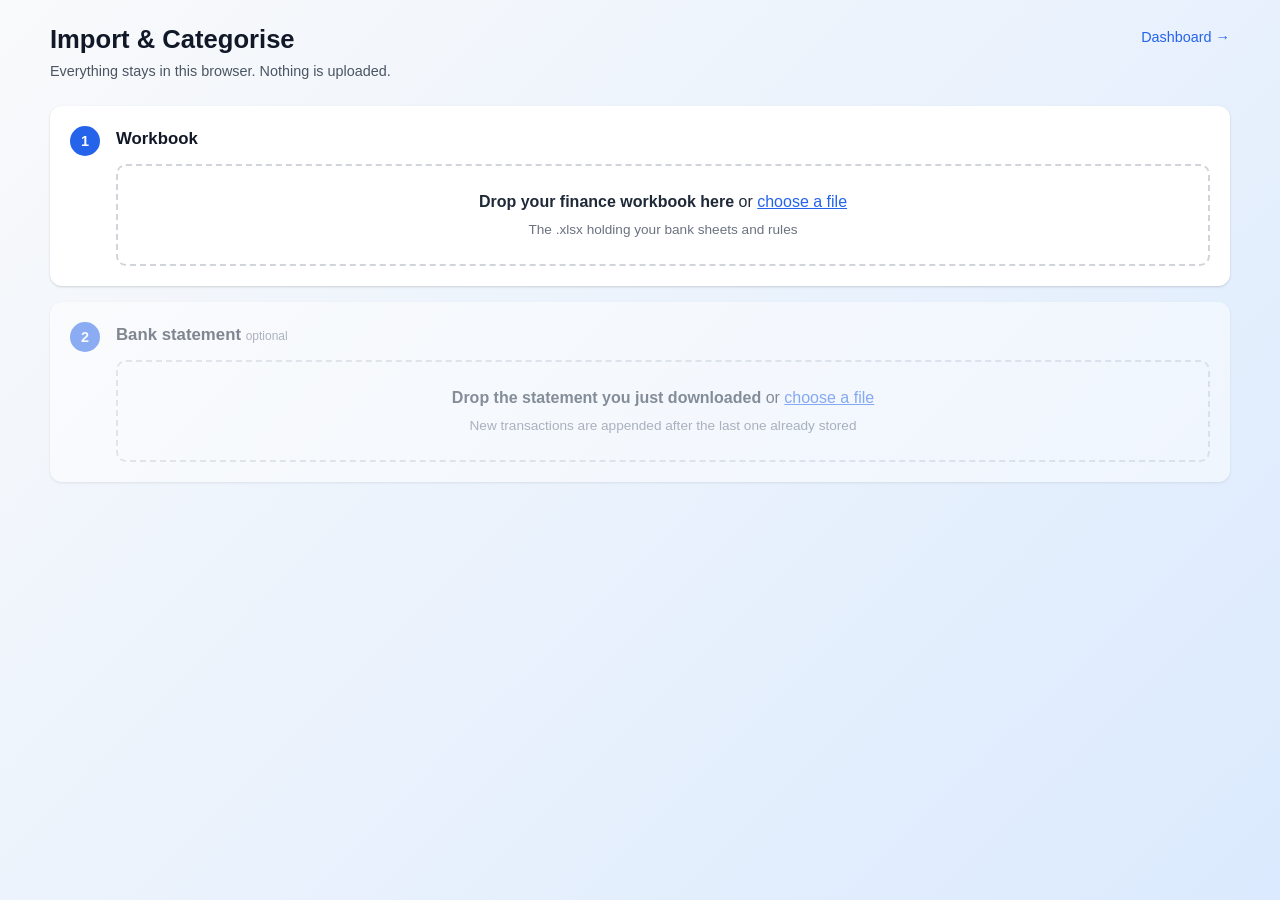
<file: sync.html>
<!DOCTYPE html>
<html lang="en">
<head>
    <meta charset="UTF-8">
    <meta name="viewport" content="width=device-width, initial-scale=1.0">
    <link rel="icon" href="favicon.svg" type="image/svg+xml">
    <link rel="apple-touch-icon" href="favicon.svg">
    <title>Import &amp; Categorise</title>
    <link rel="stylesheet" href="review.css">
    <link rel="stylesheet" href="sync.css">
    <script src="vendor/xlsx.full.min.js"></script>
</head>
<body>
<div class="wrap">

    <header class="head">
        <div>
            <h1>Import &amp; Categorise</h1>
            <p class="sub">Everything stays in this browser. Nothing is uploaded.</p>
        </div>
        <a class="ghost-link" href="index.html">Dashboard →</a>
    </header>

    <!-- Step 1 ------------------------------------------------------------ -->
    <section class="step" id="step1">
        <div class="step-num">1</div>
        <div class="step-body">
            <h2>Workbook</h2>
            <div class="drop" id="dropWorkbook">
                <input type="file" id="fileWorkbook" accept=".xlsx,.xlsm" hidden>
                <p><strong>Drop your finance workbook here</strong> or <button class="link" id="pickWorkbook">choose a file</button></p>
                <p class="hint">The .xlsx holding your bank sheets and rules</p>
            </div>
            <div class="loaded" id="workbookInfo" hidden></div>
        </div>
    </section>

    <!-- Step 2 ------------------------------------------------------------ -->
    <section class="step disabled" id="step2">
        <div class="step-num">2</div>
        <div class="step-body">
            <h2>Bank statement <span class="optional">optional</span></h2>
            <div class="drop" id="dropStatement">
                <input type="file" id="fileStatement" accept=".csv,.txt" hidden>
                <p><strong>Drop the statement you just downloaded</strong> or <button class="link" id="pickStatement">choose a file</button></p>
                <p class="hint">New transactions are appended after the last one already stored</p>
            </div>
            <div class="loaded" id="statementInfo" hidden></div>
        </div>
    </section>

    <div id="reviewRoot"></div>

</div>

<script src="engine.js"></script>
<script src="review.js"></script>
<script src="sync.js"></script>
</body>
</html>
</file>
<file: review.css>
/* Review component: table, rules, categories, health, save bar, rule editor.
   Loaded by both the import page and the dashboard, so it must not style
   anything outside itself (no body, no page layout). */

body.has-savebar { padding-bottom: 5rem; }

/* Must outrank the display rules below, or [hidden] elements stay on screen. */
[hidden] { display: none !important; }

/* review ----------------------------------------------------------------- */
.review { background: #fff; border-radius: 12px; box-shadow: var(--shadow); margin-bottom: 1rem; overflow: hidden; }
.review-head {
    display: flex; align-items: center; justify-content: space-between;
    gap: 1rem; padding: .9rem 1.1rem; border-bottom: 1px solid var(--gray-200); flex-wrap: wrap;
}
.tabs { display: flex; gap: .4rem; }
.tab {
    background: var(--gray-100); border: 0; border-radius: 999px; cursor: pointer;
    padding: .4rem .85rem; font-size: .88rem; color: var(--gray-700);
}
.tab.on { background: var(--primary-blue); color: #fff; }
.pill { opacity: .75; font-variant-numeric: tabular-nums; }
.review-stats { display: flex; gap: 1rem; align-items: center; font-size: .85rem; color: var(--gray-500); }

.table-scroll { overflow-x: auto; max-height: 62vh; overflow-y: auto; }
table.tx { width: 100%; border-collapse: collapse; font-size: .89rem; }
table.tx th {
    text-align: left; font-weight: 600; color: var(--gray-600); font-size: .78rem;
    text-transform: uppercase; letter-spacing: .03em;
    padding: .55rem .8rem; background: var(--gray-50); position: sticky; top: 0; z-index: 1;
    border-bottom: 1px solid var(--gray-200);
}
table.tx td { padding: .5rem .8rem; border-bottom: 1px solid var(--gray-100); vertical-align: top; }
table.tx tr.review td { background: #fffbeb; }
table.tx tr.none td { background: #fef2f2; }
table.tx tr.is-new td:first-child { box-shadow: inset 3px 0 0 var(--primary-blue); }
table.tx tr.is-new td { background: #fbfdff; }
table.tx tr.is-new.review td { background: #fffbeb; }
table.tx tr.is-new.none td { background: #fef2f2; }
.r { text-align: right; }
.nowrap { white-space: nowrap; }
.desc { font-weight: 500; }
.acct { display: block; font-size: .75rem; color: var(--gray-500); font-weight: 400; }
.out { color: var(--gray-800); }
.in { color: var(--success-green); font-weight: 600; }
.new-dot { color: var(--primary-blue); font-size: 1.1rem; line-height: 0; }
code { font-family: ui-monospace, SFMono-Regular, Menlo, monospace; font-size: .85em; background: var(--gray-100); padding: .05rem .3rem; border-radius: 4px; }

.badge { display: inline-block; font-size: .7rem; padding: .1rem .45rem; border-radius: 999px; vertical-align: middle; }
.badge.confirmed { background: #d1fae5; color: #065f46; }
.badge.review { background: #fef3c7; color: #92400e; }
.badge.none { background: #fee2e2; color: #991b1b; }
.badge.conflict { background: #fee2e2; color: #991b1b; font-weight: 600; }
.badge.ok { background: #d1fae5; color: #065f46; }
.why { font-size: .75rem; color: #92400e; margin-top: .15rem; }
tr.none .why { color: #991b1b; }
.rule-note { font-size: .75rem; color: var(--gray-500); margin-top: .1rem; }

.mini {
    background: #fff; border: 1px solid var(--gray-300); border-radius: 6px;
    padding: .25rem .6rem; font-size: .8rem; cursor: pointer; margin-left: .3rem;
}
.mini:hover { border-color: var(--primary-blue); color: var(--primary-blue); }
.mini.ok-btn { border-color: var(--success-green); color: #065f46; }
.empty { padding: 2rem; text-align: center; color: var(--gray-500); }
.pad { padding: .8rem; }

/* health ----------------------------------------------------------------- */
.health { background: #fff; border-radius: 12px; box-shadow: var(--shadow); padding: 1.1rem; }
.health h2 { font-size: 1.05rem; margin-bottom: .8rem; }
.health-grid { display: grid; grid-template-columns: repeat(auto-fit, minmax(190px, 1fr)); gap: .75rem; margin-bottom: .9rem; }
.hcard { border: 1px solid var(--gray-200); border-radius: 10px; padding: .75rem .9rem; }
.hcard.good { border-color: #a7f3d0; background: #f0fdf4; }
.hcard.warn { border-color: #fde68a; background: #fffbeb; }
.hcard.bad  { border-color: #fecaca; background: #fef2f2; }
.hval { font-size: 1.15rem; font-weight: 600; font-variant-numeric: tabular-nums; }
.hlabel { font-size: .8rem; color: var(--gray-600); }
details { margin-top: .5rem; font-size: .88rem; }
summary { cursor: pointer; color: var(--gray-700); }
.collision-list { margin-top: .5rem; max-height: 260px; overflow: auto; display: grid; gap: .25rem; }

/* save bar --------------------------------------------------------------- */
.savebar {
    position: fixed; bottom: 0; left: 0; right: 0; background: #fff;
    border-top: 1px solid var(--gray-200); box-shadow: 0 -2px 10px rgba(0,0,0,.06);
    padding: .75rem 1.25rem; display: flex; align-items: center; gap: .7rem; justify-content: flex-end;
    font-size: .9rem;
}
.dirty { color: var(--amber); font-size: 1.2rem; line-height: 1; }
.primary {
    background: var(--primary-blue); color: #fff; border: 0; border-radius: 8px;
    padding: .55rem 1.1rem; font-size: .92rem; cursor: pointer;
}
.primary:disabled { background: var(--gray-300); cursor: default; }
.ghost { background: #fff; border: 1px solid var(--gray-300); border-radius: 8px; padding: .55rem 1.1rem; cursor: pointer; }

/* rule editor ------------------------------------------------------------ */
.modal {
    position: fixed; inset: 0; background: rgba(17,24,39,.45);
    display: flex; align-items: center; justify-content: center; padding: 1rem; z-index: 50;
}
.modal-card {
    background: #fff; border-radius: 14px; box-shadow: var(--shadow-lg);
    width: min(680px, 100%); max-height: 90vh; overflow: auto; padding: 1.3rem;
}
.modal-card h3 { font-size: 1.1rem; margin-bottom: .3rem; }
.modal-desc { font-size: .88rem; color: var(--gray-600); margin-bottom: 1rem; }
.field-row { display: flex; gap: .7rem; }
.field { display: block; margin-bottom: .7rem; }
.field.grow { flex: 1; }
.field > span { display: block; font-size: .78rem; text-transform: uppercase; letter-spacing: .03em; color: var(--gray-600); margin-bottom: .2rem; }
.field input, .field select {
    width: 100%; padding: .45rem .6rem; border: 1px solid var(--gray-300);
    border-radius: 7px; font-size: .92rem; font-family: inherit;
}
.field input:focus, .field select:focus { outline: 2px solid var(--light-blue); border-color: var(--primary-blue); }
.check { display: flex; align-items: center; gap: .5rem; font-size: .88rem; margin: .5rem 0; }
.check.danger { color: #991b1b; font-weight: 500; }

.impact { background: var(--gray-50); border-radius: 10px; padding: .8rem; margin: .8rem 0; }
.impact-grid { display: grid; grid-template-columns: repeat(auto-fit, minmax(150px, 1fr)); gap: .5rem; }
.iline { font-size: .84rem; color: var(--gray-600); }
.iline .inum { display: block; font-size: 1.2rem; font-weight: 600; color: var(--gray-900); font-variant-numeric: tabular-nums; }
.iline.bad .inum { color: var(--danger-red); }
.iline.good .inum { color: var(--success-green); }
.changes { margin-top: .7rem; padding-top: .7rem; border-top: 1px solid var(--gray-200); font-size: .84rem; display: grid; gap: .25rem; max-height: 200px; overflow: auto; }
.error { color: var(--danger-red); }
.modal-actions { display: flex; justify-content: flex-end; gap: .6rem; margin-top: 1rem; }

/* splice failure diagnosis */
table.diag { border-collapse: collapse; margin-top: .7rem; font-size: .82rem; }
table.diag th, table.diag td { border: 1px solid var(--gray-200); padding: .3rem .5rem; text-align: left; }
table.diag th { background: var(--gray-50); color: var(--gray-600); font-weight: 600; }
table.diag td.match { background: #f0fdf4; }
table.diag td.nomatch { background: #fef2f2; color: #991b1b; font-weight: 600; }

/* rules view, search, mode picker */
.review-tools { display: flex; align-items: center; gap: .8rem; }
#searchBox {
    padding: .35rem .6rem; border: 1px solid var(--gray-300); border-radius: 7px;
    font-size: .85rem; font-family: inherit; min-width: 180px;
}
#searchBox:focus { outline: 2px solid var(--light-blue); border-color: var(--primary-blue); }
table.tx tr.dead td { opacity: .55; }
table.tx td.zero { color: var(--gray-500); }
.mini.danger-btn { border-color: #fecaca; color: #991b1b; }
.mini.danger-btn:hover { border-color: var(--danger-red); color: var(--danger-red); }
.mode {
    background: var(--gray-50); border-radius: 10px; padding: .6rem .8rem;
    margin-bottom: .9rem; display: grid; gap: .35rem; font-size: .88rem;
}
.mode label { display: flex; align-items: center; gap: .5rem; cursor: pointer; }

/* rules table: expandable list of what each rule won */
tr.rule-row { cursor: pointer; }
tr.rule-row:hover td { background: var(--gray-50); }
tr.rule-row.open td { background: var(--light-blue); }
.chev { display: inline-block; width: 1em; color: var(--gray-500); font-size: .8em; }
tr.detail td { padding: 0; background: var(--gray-50); }
.detail-box { padding: .6rem .9rem .8rem 2.2rem; }
.detail-head { font-size: .8rem; color: var(--gray-600); margin-bottom: .35rem; }
table.detail-table { width: 100%; border-collapse: collapse; font-size: .84rem; }
table.detail-table td { padding: .25rem .6rem; border-bottom: 1px solid var(--gray-200); }
table.detail-table tr:last-child td { border-bottom: 0; }
.detail-box { max-height: 340px; overflow-y: auto; }

/* a rule's location, alongside its comment */
.where { color: var(--gray-600); white-space: nowrap; }

/* breakdown grid: category x period */
.tabs.small .tab { padding: .2rem .6rem; font-size: .78rem; }
table.tx td.cell { font-variant-numeric: tabular-nums; }
table.tx td.zero { color: var(--gray-300); }
table.tx tr.divider td {
    background: var(--gray-100); font-size: .75rem; text-transform: uppercase;
    letter-spacing: .04em; color: var(--gray-600); padding: .3rem .8rem;
}
table.tx th:first-child, table.tx tr.rule-row td:first-child {
    position: sticky; left: 0; background: #fff; z-index: 2;
}
table.tx th:first-child { z-index: 3; background: var(--gray-50); }
table.tx tr.rule-row:hover td:first-child { background: var(--gray-50); }
table.tx tr.rule-row.open td:first-child { background: var(--light-blue); }
svg.spark { display: inline-block; vertical-align: middle; }
svg.spark polyline { fill: none; stroke: var(--primary-blue); stroke-width: 1.2; opacity: .8; }

table.tx td.cell.pos { color: #065f46; }

/* sortable headers */
table.tx th.sortable { cursor: pointer; user-select: none; }
table.tx th.sortable:hover { color: var(--gray-900); }
table.tx th.sorted { color: var(--primary-blue); }
table.tx th .arrow { font-size: .7em; margin-left: .25em; }
</file>
<file: sync.css>
/* Import & categorise page. Shares the dashboard's palette. */
* { margin: 0; padding: 0; box-sizing: border-box; }

:root {
    --primary-blue: #2563eb;
    --light-blue: #dbeafe;
    --success-green: #10b981;
    --danger-red: #ef4444;
    --amber: #f59e0b;
    --gray-50: #f9fafb;
    --gray-100: #f3f4f6;
    --gray-200: #e5e7eb;
    --gray-300: #d1d5db;
    --gray-500: #6b7280;
    --gray-600: #4b5563;
    --gray-700: #374151;
    --gray-800: #1f2937;
    --gray-900: #111827;
    --shadow: 0 1px 3px rgba(0,0,0,.1), 0 1px 2px rgba(0,0,0,.06);
    --shadow-lg: 0 10px 15px -3px rgba(0,0,0,.1), 0 4px 6px -2px rgba(0,0,0,.05);
}

body {
    font-family: -apple-system, BlinkMacSystemFont, 'Segoe UI', Roboto, 'Helvetica Neue', Arial, sans-serif;
    background: linear-gradient(135deg, var(--gray-50) 0%, var(--light-blue) 100%);
    color: var(--gray-800);
    line-height: 1.55;
    min-height: 100vh;
    padding: 1.25rem 1.25rem 6rem;
}

.wrap { max-width: 1180px; margin: 0 auto; }

.head { display: flex; align-items: flex-start; justify-content: space-between; margin-bottom: 1.5rem; }
.head h1 { font-size: 1.6rem; color: var(--gray-900); }
.sub { color: var(--gray-600); font-size: .9rem; }
.ghost-link { color: var(--primary-blue); text-decoration: none; font-size: .9rem; padding-top: .4rem; }
.ghost-link:hover { text-decoration: underline; }

/* steps ------------------------------------------------------------------ */
.step {
    display: flex; gap: 1rem; background: #fff; border-radius: 12px;
    padding: 1.25rem; margin-bottom: 1rem; box-shadow: var(--shadow);
}
.step.disabled { opacity: .5; pointer-events: none; }
.step-num {
    flex: none; width: 30px; height: 30px; border-radius: 50%;
    background: var(--primary-blue); color: #fff;
    display: flex; align-items: center; justify-content: center; font-weight: 600; font-size: .9rem;
}
.step-body { flex: 1; min-width: 0; }
.step h2 { font-size: 1.05rem; margin-bottom: .75rem; color: var(--gray-900); }
.optional { font-size: .75rem; font-weight: 400; color: var(--gray-500); }

.drop {
    border: 2px dashed var(--gray-300); border-radius: 10px; padding: 1.5rem;
    text-align: center; cursor: pointer; transition: .15s;
}
.drop:hover, .drop.over { border-color: var(--primary-blue); background: var(--light-blue); }
.drop .hint { color: var(--gray-500); font-size: .85rem; margin-top: .25rem; }
.link { background: none; border: 0; color: var(--primary-blue); cursor: pointer; font-size: 1rem; text-decoration: underline; }

.loaded { margin-top: .9rem; font-size: .9rem; }
.loaded .ok { color: var(--gray-800); }
.loaded .error { color: var(--danger-red); font-weight: 500; }
.accounts { list-style: none; margin: .5rem 0; }
.accounts li { padding: .15rem 0; }
.muted { color: var(--gray-500); }
.route { margin: .5rem 0; }
.route select { padding: .3rem .5rem; border: 1px solid var(--gray-300); border-radius: 6px; }
</file>
